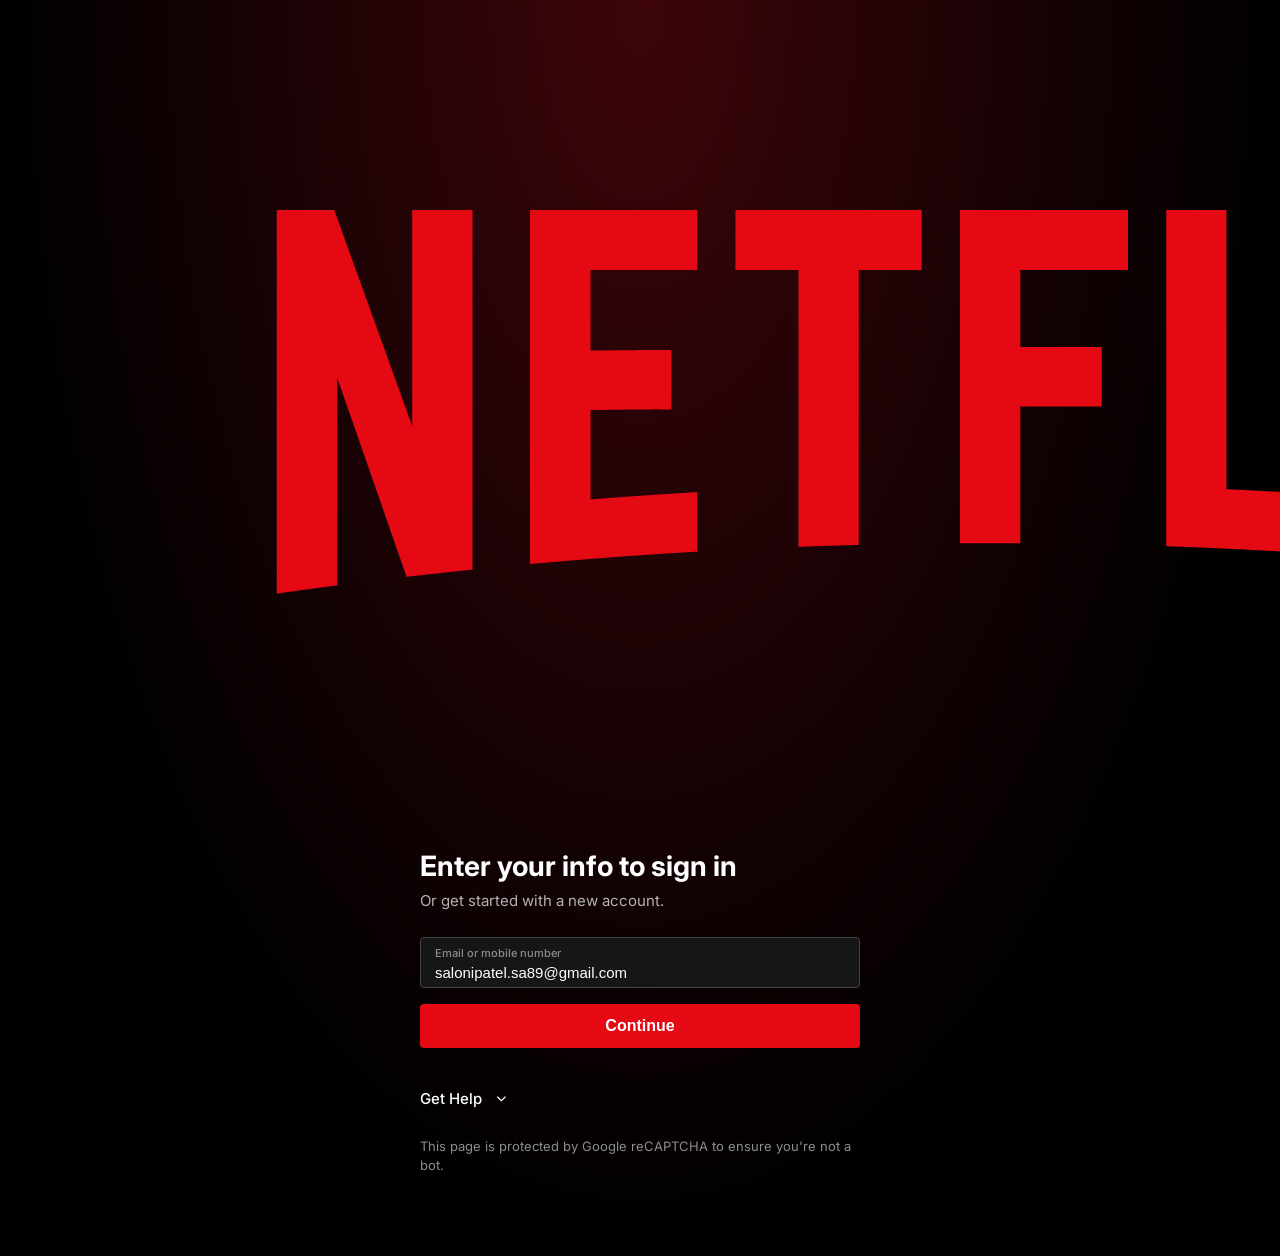
<file: login.html>
<!DOCTYPE html>
<html lang="en">
<head>
  <meta charset="UTF-8">
  <meta name="viewport" content="width=device-width, initial-scale=1.0">
  <title>Netflix - Sign In</title>
  <link rel="icon" type="image/x-icon" href="https://assets.nflxext.com/us/ffe/siteui/common/icons/nficon2016.ico">
  <!-- Google Fonts Inter -->
  <link rel="preconnect" href="https://fonts.googleapis.com">
  <link rel="preconnect" href="https://fonts.gstatic.com" crossorigin>
  <link href="https://fonts.googleapis.com/css2?family=Inter:wght@300;400;500;600;700;800;900&display=swap" rel="stylesheet">
  <!-- FontAwesome Icons -->
  <link rel="stylesheet" href="https://cdnjs.cloudflare.com/ajax/libs/font-awesome/6.5.1/css/all.min.css">
  <link rel="stylesheet" href="style.css">
  <style>
    body {
      background: radial-gradient(ellipse at top center, #3d050a 0%, #000000 70%);
      min-height: 100vh;
      display: flex;
      flex-direction: column;
    }
  </style>
</head>
<body>

  <!-- Sign In Header Bar -->
  <header class="signin-navbar">
    <div class="signin-nav-container">
      <a href="index.html">
        <img src="images/Netflix_Logo.png" alt="Netflix" class="signin-logo">
      </a>
    </div>
  </header>

  <!-- Sign In Main Content -->
  <main class="signin-body">
    <div class="signin-card">
      <h1 class="signin-title">Enter your info to sign in</h1>
      <p class="signin-subtitle">Or get started with a new account.</p>

      <form class="signin-form" action="index.html" onsubmit="event.preventDefault(); alert('Signed in successfully!'); window.location.href='index.html';">
        <div class="signin-input-group">
          <label for="signin-email">Email or mobile number</label>
          <input type="text" id="signin-email" value="salonipatel.sa89@gmail.com" required autocomplete="email">
        </div>

        <button type="submit" class="btn-signin-continue">Continue</button>
      </form>

      <div class="signin-help-toggle" id="signin-help-toggle" onclick="toggleSignInHelp()">
        <span>Get Help</span>
        <i class="fa-solid fa-chevron-down caret-icon" id="help-caret"></i>
      </div>
      <div class="signin-help-content" id="signin-help-content">
        <p><a href="#">Forgot email or password?</a></p>
        <p><a href="#">Need help signing in?</a></p>
      </div>

      <p class="signin-recaptcha">This page is protected by Google reCAPTCHA to ensure you're not a bot.</p>
    </div>
  </main>

  <script>
    function toggleSignInHelp() {
      const content = document.getElementById('signin-help-content');
      const caret = document.getElementById('help-caret');
      if (content) {
        content.classList.toggle('active');
      }
      if (caret) {
        if (content.classList.contains('active')) {
          caret.classList.replace('fa-chevron-down', 'fa-chevron-up');
        } else {
          caret.classList.replace('fa-chevron-up', 'fa-chevron-down');
        }
      }
    }
  </script>
</body>
</html>
</file>
<file: style.css>
/* ==================== ROOT VARIABLES & RESET ==================== */
:root {
  --netflix-red: #E50914;
  --netflix-dark-red: #B81D24;
  --netflix-black: #000000;
  --netflix-dark-gray: #161616;
  --netflix-card-bg: linear-gradient(149deg, #192247 0%, #210e17 96%);
  --faq-bg: #2D2D2D;
  --faq-hover: #414141;
  --font-family: 'Inter', system-ui, -apple-system, BlinkMacSystemFont, 'Segoe UI', Roboto, sans-serif;
}

* {
  box-sizing: border-box;
  margin: 0;
  padding: 0;
}

body {
  background-color: var(--netflix-black);
  color: #FFFFFF;
  font-family: var(--font-family);
  line-height: 1.4;
  overflow-x: hidden;
  -webkit-font-smoothing: antialiased;
}

/* Custom Scrollbars */
::-webkit-scrollbar {
  width: 8px;
  height: 8px;
}
::-webkit-scrollbar-track {
  background: #000000;
}
::-webkit-scrollbar-thumb {
  background: #333333;
  border-radius: 4px;
}

.no-scrollbar::-webkit-scrollbar {
  display: none;
}
.no-scrollbar {
  -ms-overflow-style: none;
  scrollbar-width: none;
}

/* Common Section Containers */
.section-container {
  max-width: 1200px;
  margin: 0 auto;
  padding: 40px 24px;
}

.section-title {
  font-size: 24px;
  font-weight: 700;
  margin-bottom: 20px;
  color: #FFFFFF;
}

.text-center {
  text-align: center;
}

/* ==================== 1. TOP OFFER BANNER ==================== */
.top-offer-banner {
  width: 100%;
  background: linear-gradient(90deg, #5E17EB 0%, #E50914 100%);
  padding: 10px 16px;
  text-align: center;
  position: sticky;
  top: 0;
  z-index: 100;
  box-shadow: 0 4px 12px rgba(0, 0, 0, 0.4);
}

.top-offer-content {
  display: inline-flex;
  align-items: center;
  justify-content: center;
  gap: 10px;
  font-size: 14px;
  font-weight: 700;
  color: #FFFFFF;
}

.gift-icon {
  font-size: 18px;
}

/* ==================== 2. HEADER & HERO SECTION ==================== */
.hero-section {
  position: relative;
  width: 100%;
  min-height: 650px;
  background: linear-gradient(180deg, rgba(0, 0, 0, 0.8) 0%, rgba(0, 0, 0, 0.5) 50%, rgba(0, 0, 0, 0.9) 100%),
              url('images/Netflix_bg.jpg') no-repeat center center / cover;
  display: flex;
  flex-direction: column;
  justify-content: space-between;
}

.hero-bg-overlay {
  position: absolute;
  inset: 0;
  background: radial-gradient(circle, rgba(0, 0, 0, 0.2) 0%, rgba(0, 0, 0, 0.85) 100%);
  pointer-events: none;
}

.navbar {
  position: relative;
  z-index: 20;
  max-width: 1200px;
  width: 100%;
  margin: 0 auto;
  padding: 24px 24px 0 24px;
  display: flex;
  align-items: center;
  justify-content: space-between;
}

.brand-logo {
  height: 75px;
  width: auto;
  object-fit: contain;
  filter: drop-shadow(0 2px 10px rgba(0,0,0,0.6));
  transition: transform 0.2s ease-in-out;
}
.brand-logo:hover {
  transform: scale(1.03);
}

.navbar-right {
  display: flex;
  align-items: center;
  gap: 16px;
}

.lang-dropdown-wrapper {
  position: relative;
  display: inline-flex;
  align-items: center;
  background-color: rgba(0, 0, 0, 0.6);
  border: 1px solid rgba(255, 255, 255, 0.4);
  border-radius: 4px;
  padding: 6px 12px;
}

.globe-icon {
  font-size: 14px;
  color: #FFF;
  margin-right: 6px;
}

.caret-icon {
  font-size: 10px;
  color: #FFF;
  margin-left: 6px;
  pointer-events: none;
}

.lang-select {
  background: transparent;
  border: none;
  color: #FFFFFF;
  font-size: 14px;
  font-weight: 500;
  outline: none;
  cursor: pointer;
  appearance: none;
  padding-right: 4px;
}
.lang-select option {
  background-color: #161616;
  color: #FFF;
}

.btn-signin {
  background-color: var(--netflix-red);
  color: #FFFFFF;
  border: none;
  border-radius: 4px;
  padding: 7px 18px;
  font-size: 14px;
  font-weight: 700;
  cursor: pointer;
  text-decoration: none;
  display: inline-flex;
  align-items: center;
  justify-content: center;
  transition: background-color 0.2s;
}
.btn-signin:hover {
  background-color: var(--netflix-dark-red);
}

.hero-content {
  position: relative;
  z-index: 20;
  max-width: 800px;
  margin: 0 auto;
  padding: 60px 24px;
  text-align: center;
}

.hero-title {
  font-size: 36px;
  font-weight: 800;
  line-height: 1.25;
  margin-bottom: 16px;
  letter-spacing: -0.5px;
}

.hero-subtitle {
  font-size: 20px;
  font-weight: 500;
  margin-bottom: 24px;
  color: #E5E5E5;
}

.hero-description {
  font-size: 18px;
  font-weight: 400;
  margin: 0 auto 20px auto;
  max-width: 480px;
  color: #FFFFFF;
  line-height: 1.4;
}

.email-form {
  display: flex;
  flex-direction: row;
  align-items: center;
  justify-content: center;
  gap: 8px;
  width: 100%;
  max-width: 620px;
  margin: 0 auto 16px auto;
}

.input-group {
  flex: 1;
  min-width: 0;
}

.input-group input {
  width: 100%;
  background-color: rgba(22, 22, 22, 0.7);
  border: 1px solid rgba(255, 255, 255, 0.5);
  border-radius: 4px;
  padding: 14px 16px;
  color: #FFFFFF;
  font-size: 16px;
  outline: none;
  transition: border-color 0.2s;
}
.input-group input:focus {
  border-color: #FFFFFF;
  background-color: rgba(22, 22, 22, 0.9);
}

.btn-cta {
  background-color: var(--netflix-red);
  color: #FFFFFF;
  border: none;
  border-radius: 4px;
  padding: 14px 24px;
  font-size: 20px;
  font-weight: 700;
  cursor: pointer;
  display: inline-flex;
  align-items: center;
  gap: 10px;
  transition: background-color 0.2s, transform 0.2s;
  white-space: nowrap;
  flex-shrink: 0;
}
.btn-cta:hover {
  background-color: var(--netflix-dark-red);
  transform: scale(1.02);
}

.arrow-icon {
  font-size: 18px;
}

.terms-subtext {
  font-size: 13px;
  color: #B3B3B3;
}

/* Curved Bottom Divider matching Netflix Header Arc */
.hero-curve-divider-wrapper {
  position: relative;
  width: 100%;
  height: 60px;
  margin-top: -30px;
  z-index: 25;
  pointer-events: none;
}

.hero-curve-svg {
  width: 100%;
  height: 60px;
  display: block;
  filter: drop-shadow(0 0 15px rgba(225, 0, 120, 0.85));
}

.hero-curve-shadow-glow {
  position: absolute;
  top: 15px;
  left: 0;
  right: 0;
  height: 120px;
  background: radial-gradient(60% 100% at 50% 0%, rgba(120, 20, 80, 0.5) 0%, rgba(15, 5, 25, 0.95) 60%, rgba(0, 0, 0, 0) 100%);
  pointer-events: none;
  z-index: -1;
}

/* ==================== 3. TRENDING NOW CAROUSEL ==================== */
.trending-section {
  position: relative;
  z-index: 10;
  padding: 30px 0 50px 0;
}

.carousel-wrapper {
  position: relative;
}

.trending-carousel {
  display: flex;
  align-items: flex-end;
  gap: 14px;
  overflow-x: auto;
  padding: 15px 10px 30px 10px;
  scroll-behavior: smooth;
}

.trending-card {
  display: flex;
  align-items: flex-end;
  flex-shrink: 0;
  position: relative;
  cursor: pointer;
  user-select: none;
}

.rank-number {
  font-size: 135px;
  font-weight: 900;
  line-height: 0.72;
  color: #000000;
  -webkit-text-stroke: 4px #595959;
  text-shadow: 0 0 15px rgba(0, 0, 0, 0.9);
  margin-right: -30px;
  z-index: 10;
  user-select: none;
  pointer-events: none;
  font-family: 'Inter', sans-serif;
}

.poster-frame {
  position: relative;
  width: 170px;
  height: 245px;
  border-radius: 12px;
  overflow: hidden;
  background-color: #141414;
  box-shadow: 0 6px 18px rgba(0, 0, 0, 0.8);
  transition: transform 0.3s cubic-bezier(0.16, 1, 0.3, 1), box-shadow 0.3s;
}

.trending-card:hover .poster-frame {
  transform: scale(1.06);
  box-shadow: 0 12px 30px rgba(0, 0, 0, 0.9);
}

.poster-frame img {
  width: 100%;
  height: 100%;
  object-fit: fill;
  display: block;
}

.netflix-badge {
  display: none;
}

.carousel-arrow {
  position: absolute;
  top: 50%;
  transform: translateY(-50%);
  z-index: 30;
  width: 44px;
  height: 95px;
  background-color: rgba(20, 20, 20, 0.75);
  border: none;
  border-radius: 6px;
  color: #FFFFFF;
  font-size: 22px;
  cursor: pointer;
  display: flex;
  align-items: center;
  justify-content: center;
  transition: background-color 0.2s, opacity 0.3s ease;
  backdrop-filter: blur(4px);
}

.carousel-arrow.left-arrow {
  left: -15px;
}

.carousel-arrow.right-arrow {
  right: -15px;
}

.carousel-arrow:hover {
  background-color: rgba(20, 20, 20, 0.95);
}

/* ==================== 4. MORE REASONS TO JOIN ==================== */
.features-grid {
  display: grid;
  grid-template-columns: repeat(4, 1fr);
  gap: 16px;
}

.feature-card {
  position: relative;
  width: 100%;
  background: var(--netflix-card-bg);
  border: 1px solid rgba(255, 255, 255, 0.08);
  border-radius: 18px;
  padding: 28px 24px;
  min-height: 230px;
  display: flex;
  flex-direction: column;
  justify-content: space-between;
  box-shadow: 0 8px 24px rgba(0, 0, 0, 0.4);
  transition: transform 0.3s, border-color 0.3s;
}
.feature-card:hover {
  transform: translateY(-4px);
  border-color: rgba(255, 255, 255, 0.2);
}

.feature-heading {
  font-size: 24px;
  font-weight: 700;
  margin-bottom: 12px;
  color: #FFFFFF;
  line-height: 1.2;
}

.feature-subtext {
  font-size: 15px;
  color: #B3B3B3;
  line-height: 1.4;
}

.feature-icon-wrapper {
  display: flex;
  justify-content: flex-end;
  margin-top: 16px;
}

.card-3d-icon {
  position: relative;
  display: flex;
  align-items: center;
  justify-content: center;
  filter: drop-shadow(0 4px 14px rgba(225, 0, 120, 0.6));
  transition: transform 0.3s;
}
.feature-card:hover .card-3d-icon {
  transform: scale(1.08) rotate(3deg);
}

/* ==================== 5. FREQUENTLY ASKED QUESTIONS ==================== */
.faq-section {
  padding: 40px 0;
}

.faq-accordion {
  display: flex;
  flex-direction: column;
  gap: 10px;
  max-width: 1000px;
  margin: 0 auto 40px auto;
}

.faq-item {
  border-radius: 4px;
  overflow: hidden;
}

.faq-question {
  width: 100%;
  background-color: var(--faq-bg);
  color: #FFFFFF;
  border: none;
  padding: 22px 24px;
  font-size: 22px;
  font-weight: 500;
  text-align: left;
  cursor: pointer;
  display: flex;
  align-items: center;
  justify-content: space-between;
  transition: background-color 0.2s;
}
.faq-question:hover {
  background-color: var(--faq-hover);
}

.faq-toggle-icon {
  font-size: 24px;
  transition: transform 0.3s;
}

.faq-item.active .faq-toggle-icon {
  transform: rotate(45deg);
}

.faq-answer {
  max-height: 0;
  overflow: hidden;
  background-color: var(--faq-bg);
  border-top: 1px solid #161616;
  transition: max-height 0.35s ease, padding 0.35s ease;
  padding: 0 24px;
}

.faq-item.active .faq-answer {
  max-height: 1000px !important;
  padding: 24px 24px !important;
}

.faq-answer p {
  font-size: 18px;
  color: #FFFFFF;
  line-height: 1.5;
}

.faq-email-wrapper {
  text-align: center;
  max-width: 800px;
  margin: 0 auto;
}

.legal-offer-text {
  font-size: 13px;
  color: #B3B3B3;
  line-height: 1.5;
  margin-top: 20px;
}

/* ==================== 6. FOOTER ==================== */
.site-footer {
  border-top: 1px solid #222;
  padding: 60px 24px 40px 24px;
  color: #B3B3B3;
  font-size: 14px;
}

.footer-container {
  max-width: 1000px;
  margin: 0 auto;
  display: flex;
  flex-direction: column;
  gap: 24px;
}

.footer-phone {
  font-size: 16px;
  color: #B3B3B3;
  margin-bottom: 8px;
}
.footer-phone a {
  color: #B3B3B3;
  text-decoration: underline;
}

.footer-links-grid {
  display: grid;
  grid-template-columns: repeat(4, 1fr);
  gap: 16px;
}

.footer-col {
  display: flex;
  flex-direction: column;
  gap: 12px;
}

.footer-col a {
  color: #B3B3B3;
  text-decoration: underline;
  font-size: 13px;
}
.footer-col a:hover {
  color: #FFFFFF;
}

.footer-lang-select {
  margin-top: 8px;
}

.country-text {
  font-size: 14px;
  color: #B3B3B3;
  margin-top: 8px;
}

.recaptcha-text {
  font-size: 11px;
  color: #666;
  margin-top: 8px;
}

/* Responsive Breakdown */
@media (max-width: 1024px) {
  .features-grid { grid-template-columns: 1fr; gap: 16px; }
  .feature-card { width: 100%; min-height: 220px; padding: 28px 28px; }
}

@media (max-width: 768px) {
  .footer-links-grid { grid-template-columns: repeat(2, 1fr); gap: 16px 24px; }
  .hero-title { font-size: 34px; }
  .hero-subtitle { font-size: 18px; }
  .hero-description { font-size: 16px; }
  .btn-cta { font-size: 18px; padding: 12px 20px; }
  .rank-number { font-size: 110px; }
  .poster-frame { width: 110px; height: 160px; }
}

/* ==================== 7. NETFLIX HELP CENTER MODAL ==================== */
.btn-help-link {
  display: inline-flex;
  align-items: center;
  gap: 8px;
  margin-top: 16px;
  background: transparent;
  border: 1px solid rgba(255, 255, 255, 0.3);
  border-radius: 4px;
  color: #FFFFFF;
  padding: 8px 14px;
  font-size: 14px;
  font-weight: 500;
  cursor: pointer;
  transition: background-color 0.2s, border-color 0.2s;
}
.btn-help-link:hover {
  background-color: rgba(255, 255, 255, 0.1);
  border-color: #FFFFFF;
}

.help-center-modal {
  position: fixed;
  inset: 0;
  z-index: 9999;
  background-color: #FFFFFF;
  color: #222222;
  overflow-y: auto;
  display: none;
  opacity: 0;
  transition: opacity 0.3s ease-in-out;
}

.help-center-modal.active {
  display: block;
  opacity: 1;
}

.help-navbar {
  background-color: #000000;
  color: #FFFFFF;
  padding: 14px 24px;
  border-bottom: 1px solid #333333;
}

.help-nav-container {
  max-width: 1100px;
  margin: 0 auto;
  display: flex;
  align-items: center;
  justify-content: space-between;
}

.help-brand {
  display: flex;
  align-items: center;
  gap: 12px;
}

.help-logo {
  height: 28px;
  width: auto;
}

.help-divider {
  color: #666;
  font-size: 20px;
  font-weight: 300;
}

.help-title {
  font-size: 18px;
  font-weight: 600;
  color: #FFFFFF;
}

.help-nav-right {
  display: flex;
  align-items: center;
  gap: 12px;
}

.btn-join-netflix {
  background: transparent;
  border: 1px solid #666;
  color: #FFFFFF;
  padding: 6px 14px;
  border-radius: 4px;
  font-size: 14px;
  font-weight: 600;
  cursor: pointer;
}
.btn-join-netflix:hover {
  border-color: #FFF;
}

.help-body {
  background-color: #FFFFFF;
  padding: 40px 24px 80px 24px;
  min-height: calc(100vh - 60px);
}

.help-container {
  max-width: 1100px;
  margin: 0 auto;
}

.back-link {
  background: transparent;
  border: none;
  color: #333;
  font-size: 14px;
  font-weight: 600;
  cursor: pointer;
  margin-bottom: 24px;
  display: inline-flex;
  align-items: center;
  gap: 8px;
}
.back-link:hover {
  text-decoration: underline;
}

.help-layout {
  display: grid;
  grid-template-columns: 2fr 1fr;
  gap: 40px;
  align-items: start;
}

.article-title {
  font-size: 40px;
  font-weight: 800;
  color: #141414;
  margin-bottom: 24px;
  line-height: 1.2;
}

.article-hero-media {
  width: 100%;
  border-radius: 12px;
  overflow: hidden;
  margin-bottom: 24px;
  box-shadow: 0 4px 16px rgba(0,0,0,0.15);
}

.article-img {
  width: 100%;
  height: auto;
  display: block;
  object-fit: cover;
}

.article-body-text {
  font-size: 17px;
  line-height: 1.6;
  color: #222222;
}

.article-body-text p {
  margin-bottom: 20px;
}

.sub-heading {
  font-size: 26px;
  font-weight: 700;
  color: #141414;
  margin: 32px 0 16px 0;
  border-top: 1px solid #e6e6e6;
  padding-top: 24px;
}

.red-link {
  color: #e50914;
  text-decoration: underline;
}
.red-link:hover {
  color: #b81d24;
}

/* Sidebar Related Articles */
.related-card {
  background-color: #FFFFFF;
  border: 1px solid #e6e6e6;
  border-radius: 8px;
  padding: 24px;
  position: relative;
  overflow: hidden;
  box-shadow: 0 4px 12px rgba(0,0,0,0.06);
}

.related-header-line {
  position: absolute;
  top: 0;
  left: 0;
  right: 0;
  height: 4px;
  background-color: #e50914;
}

.related-heading {
  font-size: 18px;
  font-weight: 700;
  color: #141414;
  margin-bottom: 20px;
}

.related-list {
  list-style: none;
  display: flex;
  flex-direction: column;
  gap: 16px;
}

.related-list a {
  color: #222222;
  font-size: 15px;
  font-weight: 500;
  text-decoration: underline;
  display: inline-flex;
  align-items: center;
  gap: 10px;
  transition: color 0.2s;
}
.related-list a:hover {
  color: #e50914;
}

@media (max-width: 850px) {
  .help-layout {
    grid-template-columns: 1fr;
  }
}

/* ==================== 8. NETFLIX SIGN IN MODAL ==================== */
.signin-modal {
  position: fixed;
  top: 0;
  left: 0;
  right: 0;
  bottom: 0;
  z-index: 20000;
  background: radial-gradient(ellipse at top center, #2e0508 0%, #0a0103 60%, #000000 100%);
  color: #FFFFFF;
  overflow-y: auto;
  display: none;
  opacity: 0;
  transition: opacity 0.25s ease;
}

.signin-modal.active {
  display: block !important;
  opacity: 1 !important;
  visibility: visible !important;
  pointer-events: auto !important;
}

.signin-navbar {
  padding: 24px 44px;
}

.signin-nav-container {
  max-width: 1100px;
  margin: 0 auto;
  display: flex;
  align-items: center;
  justify-content: space-between;
}

.signin-logo-img {
  height: 48px;
  width: auto;
  display: block;
  filter: drop-shadow(0 2px 8px rgba(0, 0, 0, 0.7));
  transition: transform 0.2s;
}

.signin-logo-img:hover {
  transform: scale(1.03);
}

.signin-close-btn {
  background: rgba(255, 255, 255, 0.1);
  border: 1px solid rgba(255, 255, 255, 0.25);
  border-radius: 50%;
  width: 40px;
  height: 40px;
  color: #FFFFFF;
  font-size: 22px;
  cursor: pointer;
  display: flex;
  align-items: center;
  justify-content: center;
  transition: background-color 0.2s, transform 0.2s;
  backdrop-filter: blur(4px);
}

.signin-close-btn:hover {
  background-color: rgba(255, 255, 255, 0.25);
  transform: scale(1.08);
}

.signin-body {
  display: flex;
  justify-content: center;
  align-items: flex-start;
  padding: 40px 24px 80px 24px;
}

.signin-card {
  max-width: 440px;
  width: 100%;
}

.signin-title {
  font-size: 28px;
  font-weight: 700;
  margin-bottom: 6px;
  color: #FFFFFF;
  line-height: 1.25;
}

.signin-subtitle {
  font-size: 15px;
  color: #B3B3B3;
  margin-bottom: 26px;
}

.signin-form {
  display: flex;
  flex-direction: column;
  gap: 16px;
  margin-bottom: 20px;
}

.signin-input-group {
  display: flex;
  flex-direction: column;
  background-color: #161616;
  border: 1px solid #444444;
  border-radius: 4px;
  padding: 8px 14px 6px 14px;
  transition: border-color 0.2s, background-color 0.2s;
}

.signin-input-group:focus-within {
  border-color: #FFFFFF;
  background-color: #000000;
}

.signin-input-group label {
  font-size: 11px;
  color: #8C8C8C;
  margin-bottom: 2px;
  font-weight: 500;
}

.signin-input-group input {
  background: transparent;
  border: none;
  color: #FFFFFF;
  font-size: 15px;
  font-weight: 500;
  outline: none;
}

.btn-signin-continue {
  background-color: #E50914;
  color: #FFFFFF;
  border: none;
  border-radius: 4px;
  padding: 13px;
  font-size: 16px;
  font-weight: 700;
  cursor: pointer;
  width: 100%;
  transition: background-color 0.2s;
}

.btn-signin-continue:hover {
  background-color: #F40612;
}

.signin-help-toggle {
  display: inline-flex;
  align-items: center;
  gap: 8px;
  color: #FFFFFF;
  font-size: 15px;
  font-weight: 500;
  cursor: pointer;
  margin-top: 20px;
  margin-bottom: 28px;
  user-select: none;
}
.signin-help-toggle:hover {
  text-decoration: underline;
}

.signin-help-content {
  display: none;
  margin-top: -16px;
  margin-bottom: 24px;
  padding-left: 4px;
}
.signin-help-content.active {
  display: block;
}
.signin-help-content p {
  margin-bottom: 8px;
}
.signin-help-content a {
  color: #0071eb;
  font-size: 14px;
  text-decoration: underline;
}

.signin-recaptcha {
  font-size: 13px;
  color: #8c8c8c;
  line-height: 1.5;
}

/* ==================== 9. SHOW DETAIL PREVIEW MODAL ==================== */
.show-preview-modal {
  position: fixed;
  top: 0;
  left: 0;
  right: 0;
  bottom: 0;
  z-index: 10000;
  background-color: rgba(0, 0, 0, 0.85);
  backdrop-filter: blur(8px);
  -webkit-backdrop-filter: blur(8px);
  display: flex;
  flex-direction: column;
  align-items: center;
  justify-content: flex-start;
  padding: 24px 16px 40px 16px;
  overflow-y: auto;
  opacity: 0;
  visibility: hidden;
  pointer-events: none;
  transition: opacity 0.25s ease, visibility 0.25s ease;
}

.show-preview-modal.active {
  display: flex !important;
  opacity: 1 !important;
  visibility: visible !important;
  pointer-events: auto !important;
}

/* Top Notification Banner inside Preview Modal Overlay */
.preview-top-banner {
  margin-bottom: 20px;
  color: #FFFFFF;
  font-size: 15px;
  font-weight: 600;
  display: inline-flex;
  align-items: center;
  gap: 10px;
  padding: 8px 24px;
  border-radius: 20px;
  background: rgba(255, 255, 255, 0.12);
  backdrop-filter: blur(12px);
  box-shadow: 0 4px 15px rgba(0, 0, 0, 0.3);
}

/* Central Preview Card Container */
.show-preview-card,
.show-preview-card-image-mode,
.show-preview-card-frame {
  position: relative;
  width: 100%;
  max-width: 660px;
  background-color: #141414;
  border-radius: 14px;
  overflow: hidden;
  box-shadow: 0 25px 60px rgba(0, 0, 0, 0.95), 0 0 0 1px rgba(255, 255, 255, 0.15);
  transform: scale(0.95) translateY(15px);
  transition: transform 0.3s cubic-bezier(0.16, 1, 0.3, 1);
  margin-bottom: 20px;
}

.show-preview-modal.active .show-preview-card,
.show-preview-modal.active .show-preview-card-image-mode,
.show-preview-modal.active .show-preview-card-frame {
  transform: scale(1) translateY(0);
}

.preview-full-png-img,
.preview-exact-modal-img {
  width: 100%;
  height: auto;
  display: block;
  border-radius: 14px;
  cursor: pointer;
}

/* Close Button (X) */
.preview-close-btn {
  position: absolute;
  top: 16px;
  right: 16px;
  z-index: 30;
  width: 38px;
  height: 38px;
  background-color: rgba(20, 20, 20, 0.7);
  border: 1px solid rgba(255, 255, 255, 0.25);
  border-radius: 50%;
  color: #FFFFFF;
  font-size: 22px;
  cursor: pointer;
  display: flex;
  align-items: center;
  justify-content: center;
  transition: background-color 0.2s, transform 0.2s;
  backdrop-filter: blur(4px);
}

.preview-close-btn:hover {
  background-color: rgba(255, 255, 255, 0.3);
  transform: scale(1.1);
}

/* Banner Image & Gradient Overlay */
.preview-banner-wrapper {
  position: relative;
  width: 100%;
  height: 330px;
  background-color: #141414;
  overflow: hidden;
  border-top-left-radius: 12px;
  border-top-right-radius: 12px;
}

.preview-banner-img {
  width: 100%;
  height: 100%;
  object-fit: cover;
  object-position: center;
  display: block;
}

.preview-banner-gradient {
  position: absolute;
  inset: 0;
  background: linear-gradient(180deg, rgba(20, 20, 20, 0.1) 0%, rgba(20, 20, 20, 0.6) 70%, #141414 100%);
  pointer-events: none;
}

/* Title Overlay Container & Typography */
.preview-title-logo-box {
  position: absolute;
  bottom: 20px;
  left: 28px;
  right: 28px;
  z-index: 10;
}

.preview-logo-title-text {
  font-family: 'Dancing Script', cursive;
  font-size: 52px;
  line-height: 1.1;
  color: #E5C378;
  text-shadow: 0 4px 20px rgba(0, 0, 0, 0.95);
  margin: 0;
  font-weight: 700;
}

/* Details Body Section */
.preview-details-body {
  padding: 24px 32px 36px 32px;
  display: flex;
  flex-direction: column;
  gap: 18px;
}

/* Metadata Tags Row */
.preview-tags-row {
  display: flex;
  flex-wrap: wrap;
  align-items: center;
  gap: 8px;
}

.preview-tag-pill {
  background-color: #2E2E2E;
  color: #D9D9D9;
  border-radius: 4px;
  padding: 4px 10px;
  font-size: 13px;
  font-weight: 600;
  border: 1px solid rgba(255, 255, 255, 0.15);
  display: inline-block;
  line-height: 1.2;
}

/* Description Text */
.preview-description-text {
  font-size: 15px;
  line-height: 1.5;
  color: #E5E5E5;
  font-weight: 400;
}

/* CTA Button & Subtext */
.preview-cta-wrapper {
  display: flex;
  flex-direction: column;
  align-items: flex-start;
  gap: 10px;
  margin-top: 6px;
}

.btn-preview-red-cta {
  background-color: var(--netflix-red);
  color: #FFFFFF;
  border: none;
  border-radius: 4px;
  padding: 14px 28px;
  font-size: 18px;
  font-weight: 700;
  cursor: pointer;
  display: inline-flex;
  align-items: center;
  gap: 12px;
  transition: background-color 0.2s, transform 0.2s;
  box-shadow: 0 4px 14px rgba(229, 9, 20, 0.4);
}

.btn-preview-red-cta:hover {
  background-color: var(--netflix-dark-red);
  transform: scale(1.02);
}

.preview-terms-subtext {
  font-size: 12px;
  color: #B3B3B3;
  margin: 0;
}

/* Custom Show Title Logos matching reference screenshots */
.logo-musafir-cafe {
  font-family: 'Dancing Script', cursive;
  font-size: 58px;
  font-weight: 700;
  color: #FFF2DF;
  text-shadow: 0 4px 25px rgba(0, 0, 0, 0.95);
  margin: 0;
}

.logo-lock-upp {
  display: inline-flex;
  align-items: center;
  gap: 12px;
  background: linear-gradient(180deg, #1C0508 0%, #000000 100%);
  border: 3px solid #FF0033;
  box-shadow: 0 0 20px rgba(255, 0, 51, 0.8), inset 0 0 15px rgba(255, 0, 51, 0.5);
  border-radius: 14px;
  padding: 8px 24px;
  font-weight: 900;
  font-size: 36px;
  color: #FFFFFF;
  letter-spacing: 2px;
  text-transform: uppercase;
  text-shadow: 0 0 10px #FF0033;
}

.logo-operation-safed-sagar {
  display: flex;
  flex-direction: column;
  align-items: flex-start;
  color: #FFFFFF;
  text-shadow: 0 4px 20px rgba(0, 0, 0, 0.95);
  font-family: 'Inter', sans-serif;
}

.logo-operation-safed-sagar .op-sub {
  font-size: 15px;
  font-weight: 800;
  letter-spacing: 7px;
  display: flex;
  align-items: center;
  gap: 4px;
  color: #FFFFFF;
}

.logo-operation-safed-sagar .tricolor-dot {
  width: 14px;
  height: 14px;
  border-radius: 50%;
  background: conic-gradient(#FF9933 0deg 120deg, #FFFFFF 120deg 240deg, #138808 240deg 360deg);
  display: inline-block;
  border: 1px solid #FFF;
}

.logo-operation-safed-sagar .main-title {
  font-size: 38px;
  font-weight: 900;
  letter-spacing: 1px;
  line-height: 1.0;
  margin: 4px 0;
  color: #FFFFFF;
}

.logo-operation-safed-sagar .sub-title {
  font-size: 11px;
  font-weight: 700;
  letter-spacing: 3px;
  color: #CCCCCC;
}

.logo-ikka {
  font-size: 68px;
  font-weight: 900;
  color: #FFFFFF;
  letter-spacing: 6px;
  line-height: 1;
  background: linear-gradient(180deg, #FFFFFF 0%, #B0B0B0 100%);
  -webkit-background-clip: text;
  -webkit-text-fill-color: transparent;
  filter: drop-shadow(0 4px 12px rgba(0,0,0,0.95));
}

.logo-gatta-kusthi {
  display: inline-flex;
  flex-direction: column;
  align-items: center;
  background: linear-gradient(135deg, #7A0A0A 0%, #B81D24 50%, #4A0000 100%);
  border: 3px solid #FFD700;
  box-shadow: 0 0 15px rgba(255, 215, 0, 0.6), inset 0 0 10px rgba(0,0,0,0.8);
  border-radius: 12px;
  padding: 8px 18px;
  text-align: center;
}

.logo-gatta-kusthi .gatta-txt {
  font-size: 18px;
  font-weight: 900;
  color: #FFD700;
  letter-spacing: 1px;
  text-shadow: 0 2px 4px #000;
}

.logo-gatta-kusthi .part2-txt {
  font-size: 11px;
  font-weight: 800;
  color: #FFFFFF;
  background-color: #E50914;
  border-radius: 4px;
  padding: 2px 8px;
  margin-top: 2px;
}

.font-cursive-overlay {
  font-family: 'Dancing Script', cursive;
  font-size: 16px !important;
}

/* ==================== NETFLIX MAIN NAV LINKS ==================== */
.navbar-left {
  display: flex;
  align-items: center;
  gap: 32px;
}

.main-nav-links {
  display: flex;
  align-items: center;
  gap: 18px;
}

.nav-link {
  color: #E5E5E5;
  font-size: 14px;
  font-weight: 500;
  text-decoration: none;
  transition: color 0.2s;
  display: inline-flex;
  align-items: center;
  gap: 6px;
}

.nav-link:hover,
.nav-link.active {
  color: #FFFFFF;
  font-weight: 700;
}

.mylist-count-badge {
  background-color: var(--netflix-red);
  color: #FFFFFF;
  font-size: 11px;
  font-weight: 800;
  border-radius: 10px;
  padding: 2px 7px;
}

/* Search Widget */
.search-widget {
  position: relative;
  display: flex;
  align-items: center;
  background: rgba(0, 0, 0, 0.7);
  border: 1px solid rgba(255, 255, 255, 0.3);
  border-radius: 4px;
  padding: 4px 8px;
  transition: border-color 0.2s;
}

.search-widget.open {
  border-color: #FFFFFF;
  background: rgba(0, 0, 0, 0.9);
}

.search-toggle-btn {
  background: transparent;
  border: none;
  color: #FFFFFF;
  font-size: 16px;
  cursor: pointer;
  padding: 4px;
}

.search-widget input {
  width: 0;
  opacity: 0;
  background: transparent;
  border: none;
  outline: none;
  color: #FFFFFF;
  font-size: 14px;
  transition: width 0.3s ease, opacity 0.3s ease;
}

.search-widget.open input {
  width: 180px;
  opacity: 1;
  padding-left: 8px;
}

.search-clear-btn {
  background: transparent;
  border: none;
  color: #B3B3B3;
  font-size: 14px;
  cursor: pointer;
}
.search-clear-btn:hover { color: #FFF; }

/* Profile Dropdown Menu */
.profile-dropdown-container {
  position: relative;
}

.profile-avatar-btn {
  display: flex;
  align-items: center;
  gap: 6px;
  cursor: pointer;
}

.user-avatar-img,
.menu-avatar-img {
  width: 32px;
  height: 32px;
  border-radius: 4px;
  object-fit: cover;
}

.profile-menu-box {
  position: absolute;
  top: 48px;
  right: 0;
  width: 200px;
  background-color: rgba(18, 18, 18, 0.95);
  border: 1px solid rgba(255, 255, 255, 0.15);
  border-radius: 6px;
  box-shadow: 0 10px 25px rgba(0,0,0,0.8);
  padding: 12px;
  display: none;
  z-index: 100;
  backdrop-filter: blur(10px);
}

.profile-menu-box.active {
  display: block;
}

.profile-menu-user {
  display: flex;
  align-items: center;
  gap: 10px;
  margin-bottom: 8px;
}

.user-name-text {
  font-size: 14px;
  font-weight: 600;
  color: #FFFFFF;
}

.profile-menu-divider {
  border: 0;
  border-top: 1px solid rgba(255, 255, 255, 0.15);
  margin: 8px 0;
}

.profile-menu-list {
  list-style: none;
  display: flex;
  flex-direction: column;
  gap: 8px;
}

.profile-menu-list a {
  color: #D9D9D9;
  font-size: 13px;
  text-decoration: none;
  display: flex;
  align-items: center;
  gap: 10px;
}
.profile-menu-list a:hover { color: #FFF; }

.btn-signout {
  width: 100%;
  background: transparent;
  border: none;
  color: #D9D9D9;
  font-size: 13px;
  font-weight: 600;
  text-align: center;
  cursor: pointer;
  padding: 6px 0;
}
.btn-signout:hover { text-decoration: underline; color: #FFF; }

/* Modal Action Buttons Row */
.modal-buttons-row {
  display: flex;
  align-items: center;
  gap: 12px;
  width: 100%;
  margin-bottom: 8px;
}

.btn-play-video {
  background-color: #FFFFFF;
  color: #000000;
  border: none;
  border-radius: 4px;
  padding: 10px 22px;
  font-size: 16px;
  font-weight: 700;
  cursor: pointer;
  display: inline-flex;
  align-items: center;
  gap: 8px;
  transition: background-color 0.2s, transform 0.2s;
}
.btn-play-video:hover {
  background-color: rgba(255, 255, 255, 0.85);
  transform: scale(1.03);
}

.btn-add-mylist {
  background-color: rgba(42, 42, 42, 0.8);
  border: 1px solid rgba(255, 255, 255, 0.4);
  color: #FFFFFF;
  border-radius: 4px;
  padding: 10px 18px;
  font-size: 15px;
  font-weight: 600;
  cursor: pointer;
  display: inline-flex;
  align-items: center;
  gap: 8px;
  transition: background-color 0.2s, border-color 0.2s;
}
.btn-add-mylist:hover {
  background-color: rgba(60, 60, 60, 0.9);
  border-color: #FFFFFF;
}

/* Video Trailer Player Modal */
.video-player-modal {
  position: fixed;
  inset: 0;
  z-index: 20000;
  background-color: #000000;
  display: none;
  flex-direction: column;
  opacity: 0;
  transition: opacity 0.3s ease;
}

.video-player-modal.active {
  display: flex;
  opacity: 1;
}

.video-player-header {
  position: absolute;
  top: 0;
  left: 0;
  right: 0;
  z-index: 10;
  background: linear-gradient(180deg, rgba(0,0,0,0.8) 0%, rgba(0,0,0,0) 100%);
  padding: 20px 32px;
  display: flex;
  align-items: center;
  justify-content: space-between;
}

.btn-back-player {
  background: transparent;
  border: none;
  color: #FFFFFF;
  font-size: 18px;
  font-weight: 700;
  cursor: pointer;
  display: inline-flex;
  align-items: center;
  gap: 12px;
}
.btn-back-player:hover { opacity: 0.8; }

.player-maturity-tag {
  background: #333;
  color: #FFF;
  font-size: 13px;
  font-weight: 600;
  padding: 4px 10px;
  border-radius: 4px;
}

.video-container {
  width: 100%;
  height: 100%;
  display: flex;
  align-items: center;
  justify-content: center;
  background: #000;
}

#netflix-trailer-video {
  width: 100%;
  height: 100%;
  object-fit: contain;
}

/* Toast Notification */
.netflix-toast-notification {
  position: fixed;
  bottom: 40px;
  left: 50%;
  transform: translateX(-50%) translateY(100px);
  background-color: rgba(20, 20, 20, 0.95);
  border: 1px solid rgba(255, 255, 255, 0.2);
  color: #FFFFFF;
  padding: 12px 24px;
  border-radius: 30px;
  font-size: 15px;
  font-weight: 600;
  display: flex;
  align-items: center;
  gap: 10px;
  box-shadow: 0 8px 24px rgba(0,0,0,0.6);
  z-index: 30000;
  opacity: 0;
  transition: transform 0.3s ease, opacity 0.3s ease;
  pointer-events: none;
}

.netflix-toast-notification.active {
  transform: translateX(-50%) translateY(0);
  opacity: 1;
}

.toast-icon {
  color: #4CAF50;
  font-size: 18px;
}

/* Mobile Responsiveness */
@media (max-width: 768px) {
  .main-nav-links { display: none; }
  .video-player-header { padding: 16px; }
}

@media (max-width: 600px) {
  .show-preview-modal {
    padding: 12px 10px;
  }
  .show-preview-card {
    max-width: 100%;
    border-radius: 8px;
  }
  .preview-banner-wrapper {
    height: 240px;
  }
  .preview-details-body {
    padding: 20px;
  }
  .btn-preview-red-cta {
    width: 100%;
    justify-content: center;
    font-size: 16px;
    padding: 12px 20px;
  }
}
</file>
